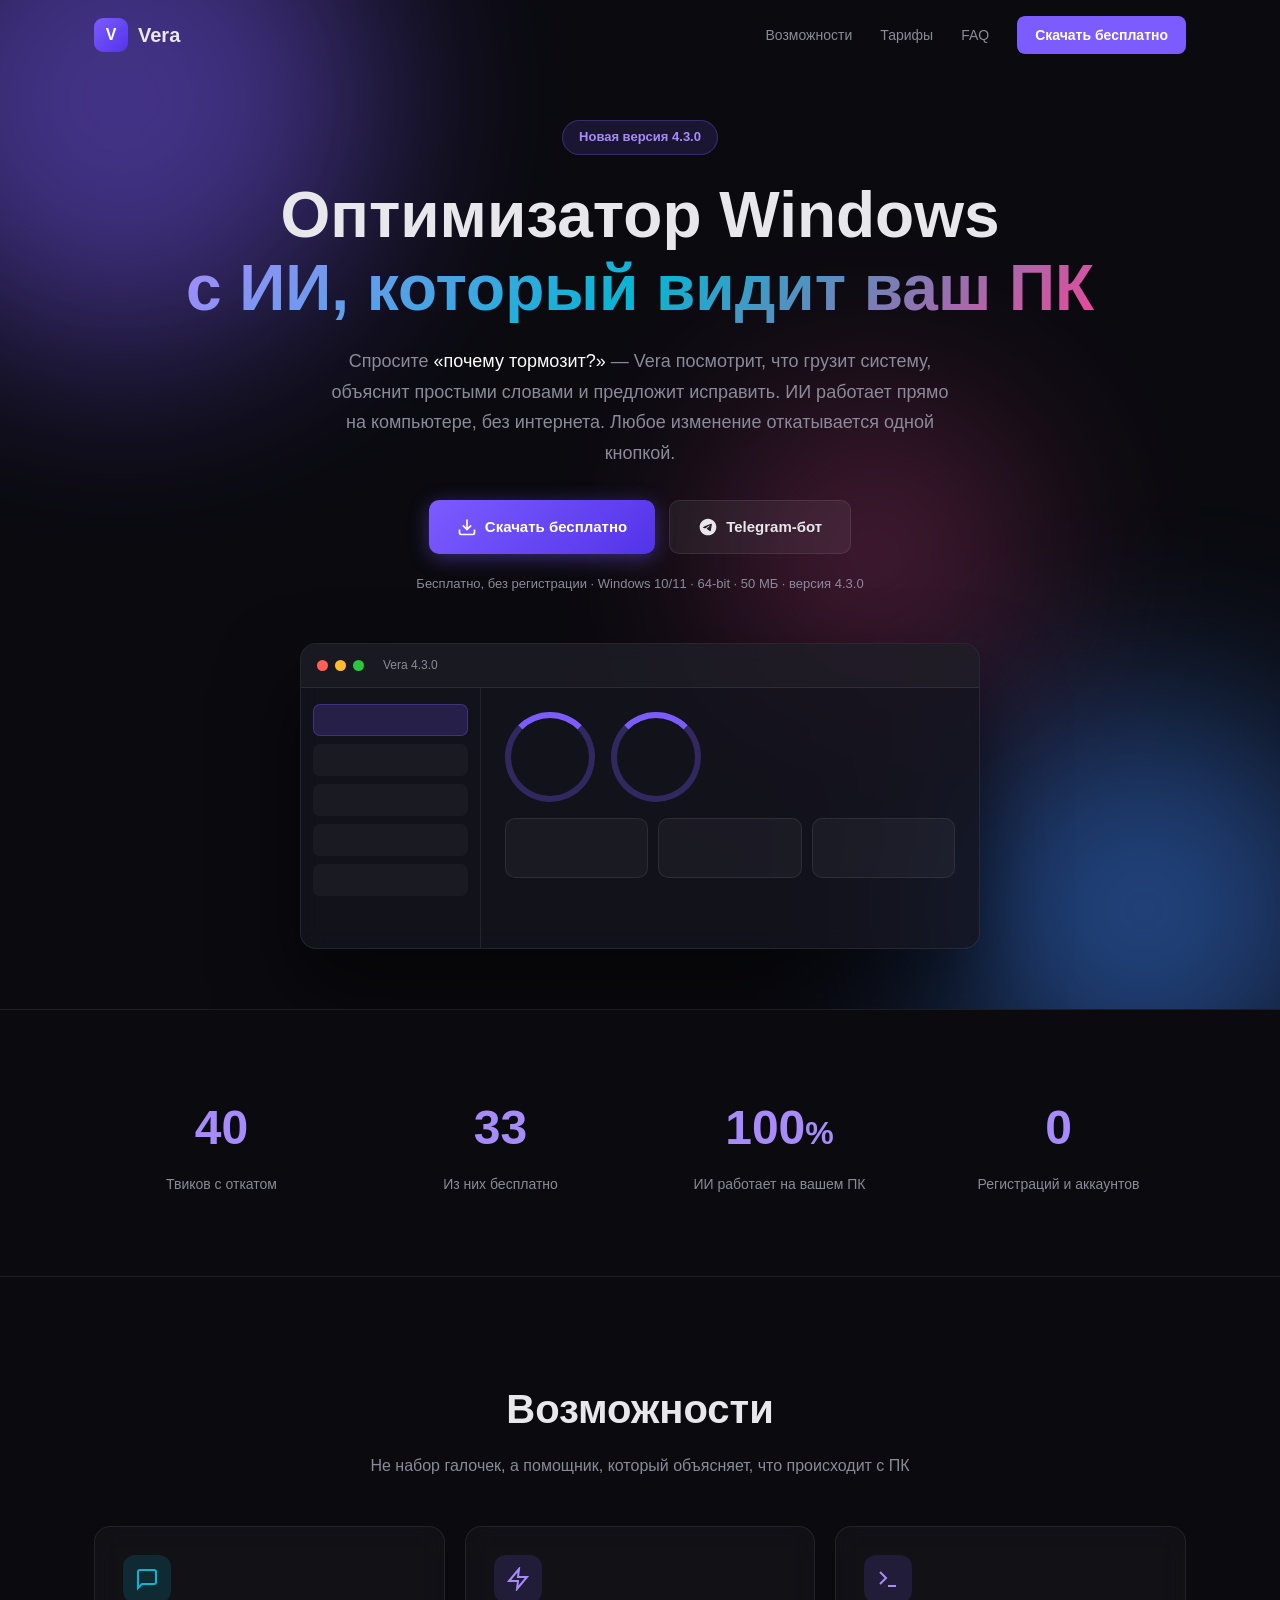
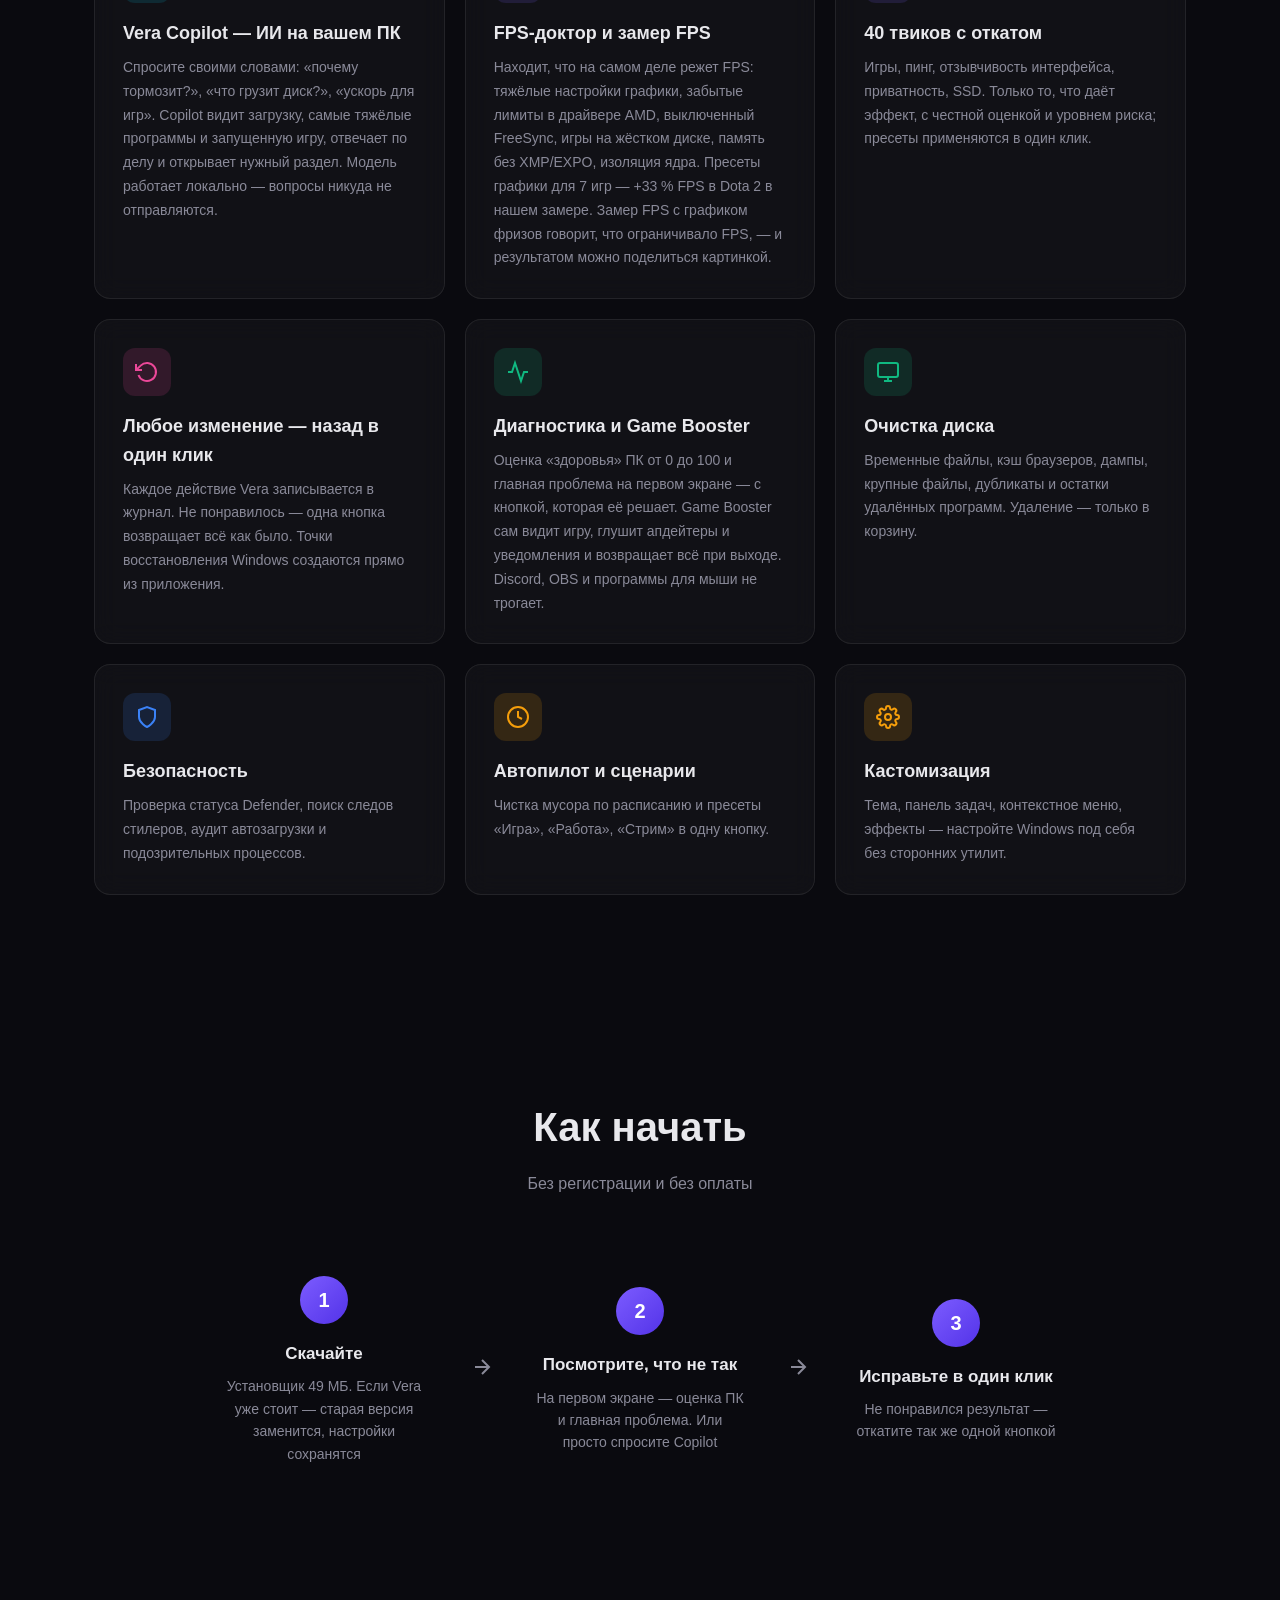
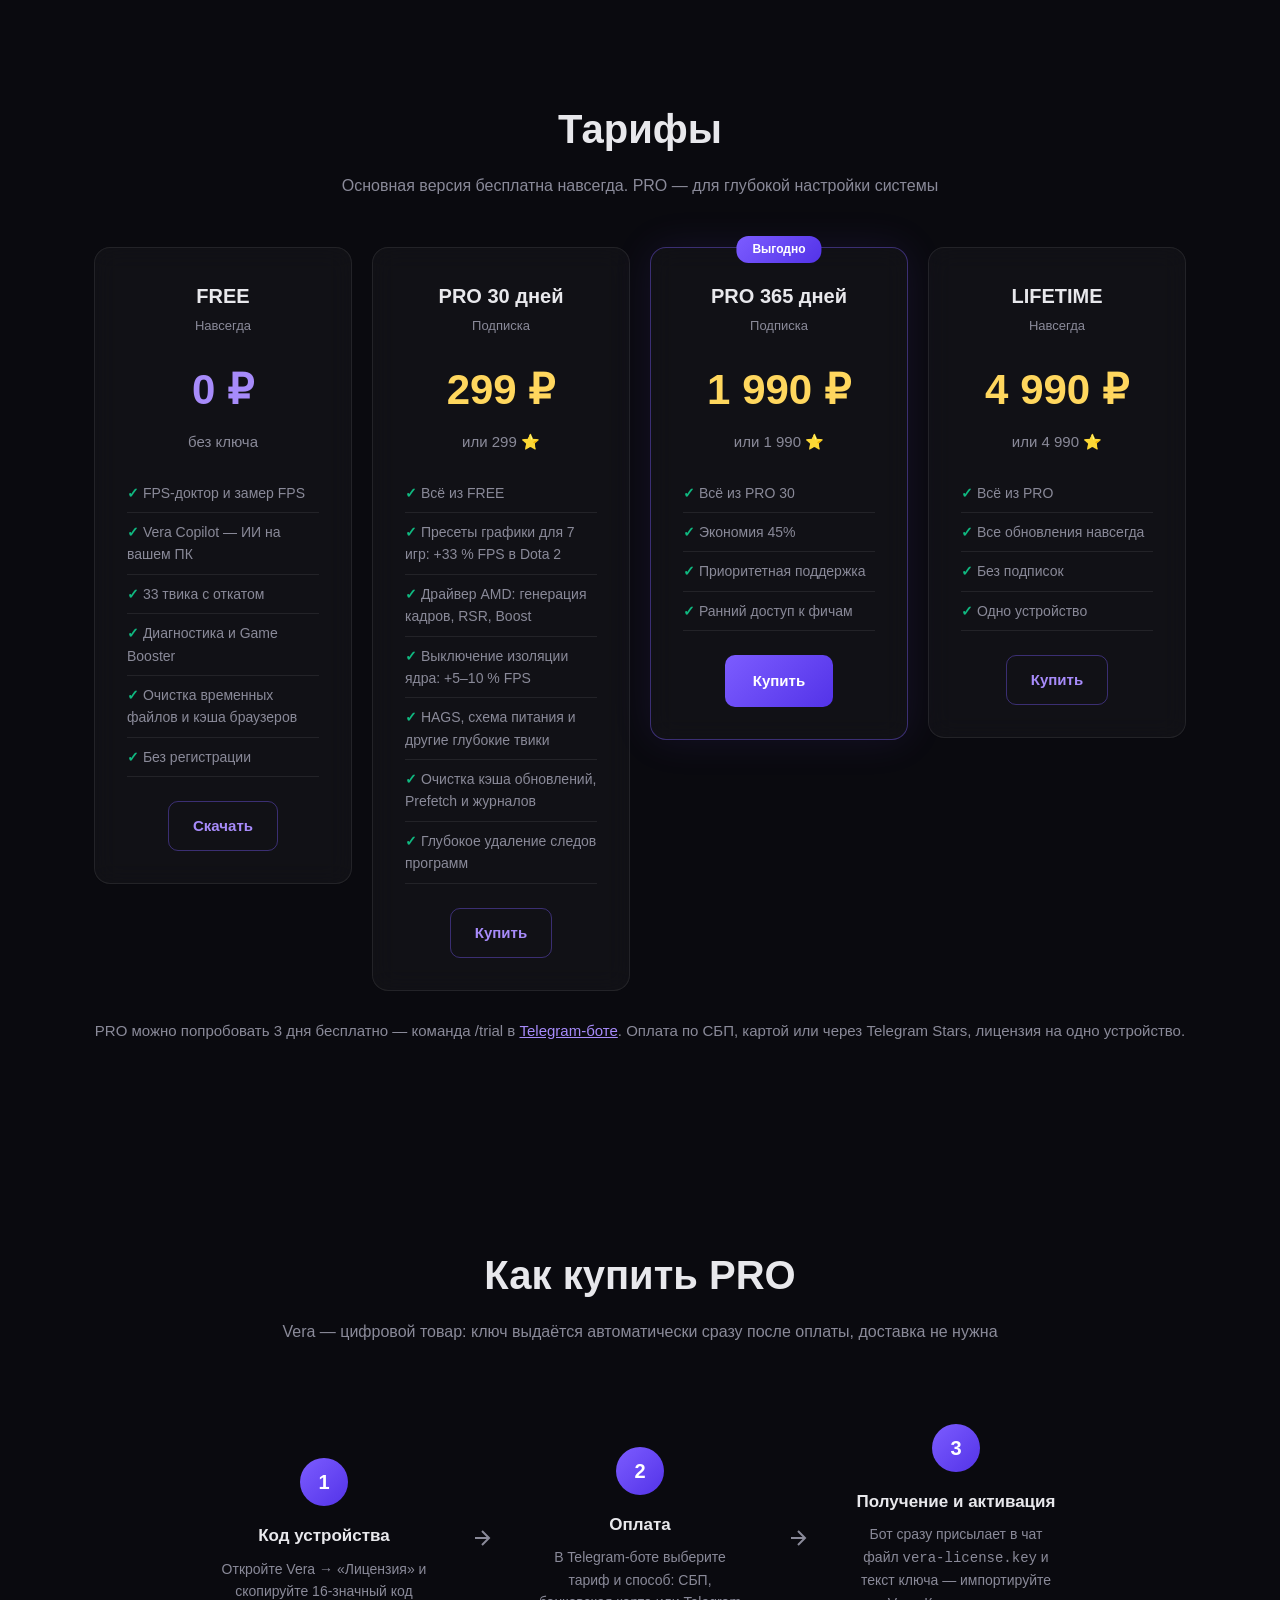
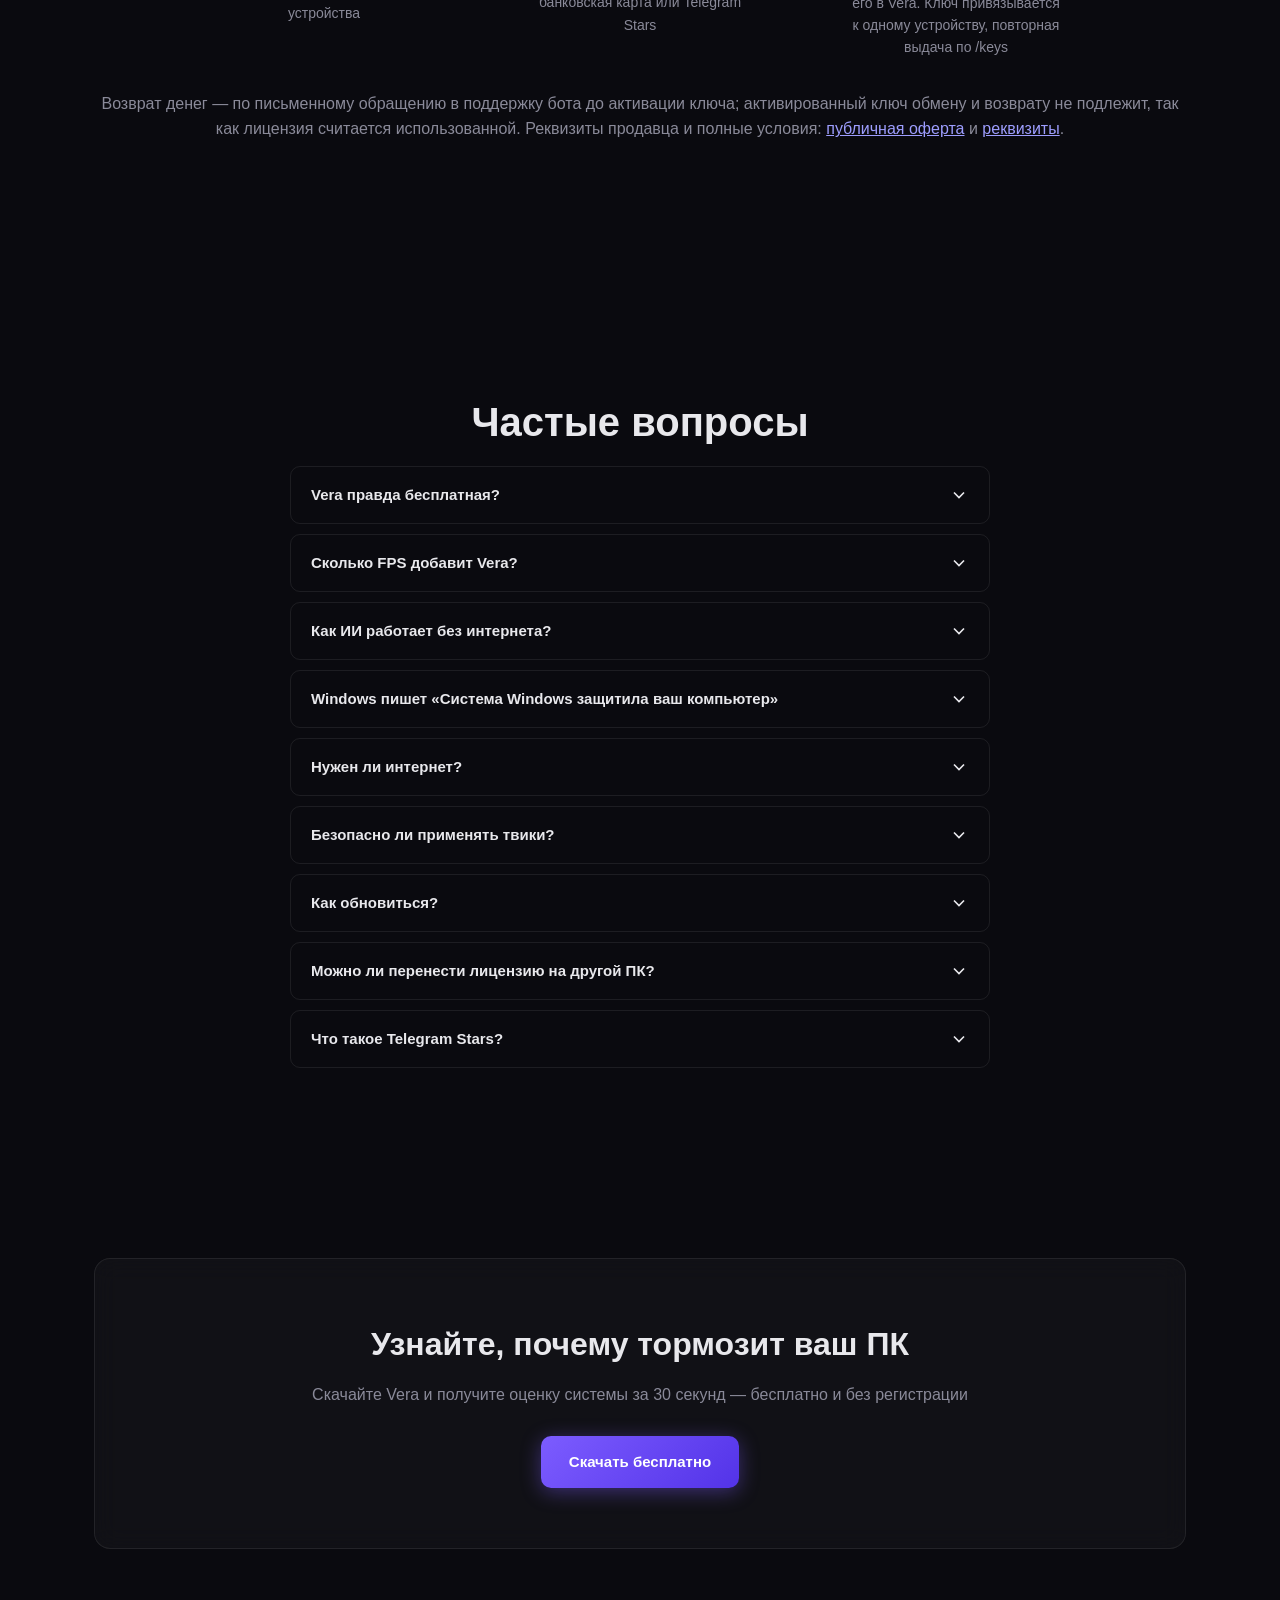
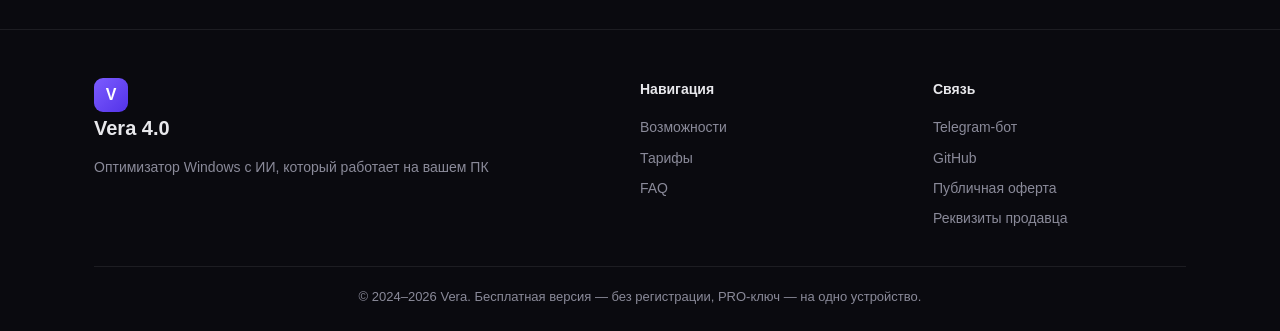
<file: index.html>
<!DOCTYPE html>
<html lang="ru">
<head>
<meta charset="UTF-8">
<meta name="viewport" content="width=device-width, initial-scale=1.0">
<title>Vera — бесплатный оптимизатор Windows с ИИ, который работает без интернета</title>
<meta name="description" content="Спросите «почему тормозит?» — Vera посмотрит, что грузит ПК, и предложит исправить. ИИ работает прямо на компьютере. FPS-доктор и замер FPS, 40 твиков с откатом, очистка, Game Booster. Бесплатно, без регистрации.">
<meta property="og:type" content="website">
<meta property="og:title" content="Vera — оптимизатор Windows с ИИ, который работает без интернета">
<meta property="og:description" content="Спросите «почему тормозит?» — Vera посмотрит, что грузит ПК, и предложит исправить. Бесплатно, без регистрации, любое изменение откатывается одной кнопкой.">
<meta property="og:image" content="https://vera-pro.duckdns.org/vera.png">
<meta property="og:url" content="https://vera-pro.duckdns.org/">
<link rel="stylesheet" href="styles.css">
<link rel="icon" href="vera.png" type="image/png">
</head>
<body>

<nav class="navbar" id="navbar">
  <div class="nav-inner">
    <a href="#" class="logo">
      <span class="logo-icon">V</span>
      <span class="logo-text">Vera</span>
    </a>
    <div class="nav-links" id="navLinks">
      <a href="#features">Возможности</a>
      <a href="#pricing">Тарифы</a>
      <a href="#faq">FAQ</a>
      <a href="#download" class="nav-cta">Скачать бесплатно</a>
    </div>
    <button class="burger" id="burger" aria-label="Меню">
      <span></span><span></span><span></span>
    </button>
  </div>
</nav>

<header class="hero" id="hero">
  <div class="hero-bg">
    <div class="orb orb-1"></div>
    <div class="orb orb-2"></div>
    <div class="orb orb-3"></div>
  </div>
  <div class="hero-content">
    <div class="hero-badge reveal">Новая версия 4.3.0</div>
    <h1 class="hero-title reveal">Оптимизатор Windows<br><span class="gradient-text">с ИИ, который видит&nbsp;ваш&nbsp;ПК</span></h1>
    <p class="hero-sub reveal">Спросите <q>почему тормозит?</q> — Vera посмотрит, что грузит систему, объяснит простыми словами и предложит исправить. ИИ работает прямо на компьютере, без интернета. Любое изменение откатывается одной кнопкой.</p>
    <div class="hero-actions reveal">
      <a class="btn btn-primary btn-glow" href="https://github.com/sdxdxdxdx/vera-site/releases/download/v4.3.0/VeraSetup-4.3.0.exe" download id="download">
        <svg width="20" height="20" viewBox="0 0 24 24" fill="none" stroke="currentColor" stroke-width="2"><path d="M21 15v4a2 2 0 0 1-2 2H5a2 2 0 0 1-2-2v-4"/><polyline points="7 10 12 15 17 10"/><line x1="12" y1="15" x2="12" y2="3"/></svg>
        Скачать бесплатно
      </a>
      <a class="btn btn-ghost" href="https://t.me/VERA2optimal_bot" target="_blank">
        <svg width="20" height="20" viewBox="0 0 24 24" fill="currentColor"><path d="M12 2C6.48 2 2 6.48 2 12s4.48 10 10 10 10-4.48 10-10S17.52 2 12 2zm4.64 6.8c-.15 1.58-.8 5.42-1.13 7.19-.14.75-.42 1-.68 1.03-.58.05-1.02-.38-1.58-.75-.88-.58-1.38-.94-2.23-1.5-.99-.65-.35-1.01.22-1.59.15-.15 2.71-2.48 2.76-2.69a.2.2 0 00-.05-.18c-.06-.05-.14-.03-.21-.02-.09.02-1.49.95-4.22 2.79-.4.27-.76.41-1.08.4-.36-.01-1.04-.2-1.55-.37-.63-.2-1.12-.31-1.08-.66.02-.18.27-.36.74-.55 2.92-1.27 4.86-2.11 5.83-2.51 2.78-1.16 3.35-1.36 3.73-1.36.08 0 .27.02.39.12.1.08.13.19.14.27-.01.06.01.24 0 .38z"/></svg>
        Telegram-бот
      </a>
    </div>
    <p class="hero-meta reveal">Бесплатно, без регистрации · Windows 10/11 · 64-bit · 50 МБ · версия 4.3.0</p>
  </div>
  <div class="hero-visual reveal">
    <div class="window-mockup">
      <div class="window-bar">
        <span class="dot red"></span>
        <span class="dot yellow"></span>
        <span class="dot green"></span>
        <span class="window-title">Vera 4.3.0</span>
      </div>
      <div class="window-body">
        <div class="mock-sidebar">
          <div class="mock-nav active"></div>
          <div class="mock-nav"></div>
          <div class="mock-nav"></div>
          <div class="mock-nav"></div>
          <div class="mock-nav"></div>
        </div>
        <div class="mock-content">
          <div class="mock-ring"></div>
          <div class="mock-ring"></div>
          <div class="mock-cards">
            <div class="mock-card"></div>
            <div class="mock-card"></div>
            <div class="mock-card"></div>
          </div>
        </div>
      </div>
    </div>
  </div>
</header>

<section class="stats" id="stats">
  <div class="container">
    <div class="stats-grid">
      <div class="stat-item reveal">
        <span class="stat-number" data-target="40">0</span>
        <span class="stat-label">Твиков с откатом</span>
      </div>
      <div class="stat-item reveal">
        <span class="stat-number" data-target="33">0</span>
        <span class="stat-label">Из них бесплатно</span>
      </div>
      <div class="stat-item reveal">
        <span class="stat-number" data-target="100">0</span><span class="stat-plus">%</span>
        <span class="stat-label">ИИ работает на вашем ПК</span>
      </div>
      <div class="stat-item reveal">
        <span class="stat-number" data-target="0">0</span>
        <span class="stat-label">Регистраций и аккаунтов</span>
      </div>
    </div>
  </div>
</section>

<main>
<section class="features" id="features">
  <div class="container">
    <h2 class="section-title reveal">Возможности</h2>
    <p class="section-sub reveal">Не набор галочек, а помощник, который объясняет, что происходит с ПК</p>
    <div class="features-grid">
      <div class="feature-card glass reveal">
        <div class="feature-icon cyan">
          <svg width="24" height="24" viewBox="0 0 24 24" fill="none" stroke="currentColor" stroke-width="2"><path d="M21 15a2 2 0 0 1-2 2H7l-4 4V5a2 2 0 0 1 2-2h14a2 2 0 0 1 2 2z"/></svg>
        </div>
        <h3>Vera Copilot — ИИ на вашем ПК</h3>
        <p>Спросите своими словами: «почему тормозит?», «что грузит диск?», «ускорь для игр». Copilot видит загрузку, самые тяжёлые программы и запущенную игру, отвечает по делу и открывает нужный раздел. Модель работает локально — вопросы никуда не отправляются.</p>
      </div>
      <div class="feature-card glass reveal">
        <div class="feature-icon purple">
          <svg width="24" height="24" viewBox="0 0 24 24" fill="none" stroke="currentColor" stroke-width="2"><polygon points="13 2 3 14 12 14 11 22 21 10 12 10 13 2"/></svg>
        </div>
        <h3>FPS-доктор и замер FPS</h3>
        <p>Находит, что на самом деле режет FPS: тяжёлые настройки графики, забытые лимиты в драйвере AMD, выключенный FreeSync, игры на жёстком диске, память без XMP/EXPO, изоляция ядра. Пресеты графики для 7 игр — +33 % FPS в Dota 2 в нашем замере. Замер FPS с графиком фризов говорит, что ограничивало FPS, — и результатом можно поделиться картинкой.</p>
      </div>
      <div class="feature-card glass reveal">
        <div class="feature-icon purple">
          <svg width="24" height="24" viewBox="0 0 24 24" fill="none" stroke="currentColor" stroke-width="2"><polyline points="4 17 10 11 4 5"/><line x1="12" y1="19" x2="20" y2="19"/></svg>
        </div>
        <h3>40 твиков с откатом</h3>
        <p>Игры, пинг, отзывчивость интерфейса, приватность, SSD. Только то, что даёт эффект, с честной оценкой и уровнем риска; пресеты применяются в один клик.</p>
      </div>
      <div class="feature-card glass reveal">
        <div class="feature-icon pink">
          <svg width="24" height="24" viewBox="0 0 24 24" fill="none" stroke="currentColor" stroke-width="2"><polyline points="1 4 1 10 7 10"/><path d="M3.51 15a9 9 0 1 0 2.13-9.36L1 10"/></svg>
        </div>
        <h3>Любое изменение — назад в один клик</h3>
        <p>Каждое действие Vera записывается в журнал. Не понравилось — одна кнопка возвращает всё как было. Точки восстановления Windows создаются прямо из приложения.</p>
      </div>
      <div class="feature-card glass reveal">
        <div class="feature-icon green">
          <svg width="24" height="24" viewBox="0 0 24 24" fill="none" stroke="currentColor" stroke-width="2"><path d="M22 12h-4l-3 9L9 3l-3 9H2"/></svg>
        </div>
        <h3>Диагностика и Game Booster</h3>
        <p>Оценка «здоровья» ПК от 0 до 100 и главная проблема на первом экране — с кнопкой, которая её решает. Game Booster сам видит игру, глушит апдейтеры и уведомления и возвращает всё при выходе. Discord, OBS и программы для мыши не трогает.</p>
      </div>
      <div class="feature-card glass reveal">
        <div class="feature-icon green">
          <svg width="24" height="24" viewBox="0 0 24 24" fill="none" stroke="currentColor" stroke-width="2"><rect x="2" y="3" width="20" height="14" rx="2"/><line x1="8" y1="21" x2="16" y2="21"/><line x1="12" y1="17" x2="12" y2="21"/></svg>
        </div>
        <h3>Очистка диска</h3>
        <p>Временные файлы, кэш браузеров, дампы, крупные файлы, дубликаты и остатки удалённых программ. Удаление — только в корзину.</p>
      </div>
      <div class="feature-card glass reveal">
        <div class="feature-icon blue">
          <svg width="24" height="24" viewBox="0 0 24 24" fill="none" stroke="currentColor" stroke-width="2"><path d="M12 22s8-4 8-10V5l-8-3-8 3v7c0 6 8 10 8 10z"/></svg>
        </div>
        <h3>Безопасность</h3>
        <p>Проверка статуса Defender, поиск следов стилеров, аудит автозагрузки и подозрительных процессов.</p>
      </div>
      <div class="feature-card glass reveal">
        <div class="feature-icon orange">
          <svg width="24" height="24" viewBox="0 0 24 24" fill="none" stroke="currentColor" stroke-width="2"><circle cx="12" cy="12" r="10"/><polyline points="12 6 12 12 16 14"/></svg>
        </div>
        <h3>Автопилот и сценарии</h3>
        <p>Чистка мусора по расписанию и пресеты «Игра», «Работа», «Стрим» в одну кнопку.</p>
      </div>
      <div class="feature-card glass reveal">
        <div class="feature-icon orange">
          <svg width="24" height="24" viewBox="0 0 24 24" fill="none" stroke="currentColor" stroke-width="2"><circle cx="12" cy="12" r="3"/><path d="M19.4 15a1.65 1.65 0 0 0 .33 1.82l.06.06a2 2 0 0 1-2.83 2.83l-.06-.06a1.65 1.65 0 0 0-1.82-.33 1.65 1.65 0 0 0-1 1.51V21a2 2 0 0 1-4 0v-.09A1.65 1.65 0 0 0 9 19.4a1.65 1.65 0 0 0-1.82.33l-.06.06a2 2 0 0 1-2.83-2.83l.06-.06A1.65 1.65 0 0 0 4.68 15a1.65 1.65 0 0 0-1.51-1H3a2 2 0 0 1 0-4h.09A1.65 1.65 0 0 0 4.6 9a1.65 1.65 0 0 0-.33-1.82l-.06-.06a2 2 0 0 1 2.83-2.83l.06.06A1.65 1.65 0 0 0 9 4.68a1.65 1.65 0 0 0 1-1.51V3a2 2 0 0 1 4 0v.09a1.65 1.65 0 0 0 1 1.51 1.65 1.65 0 0 0 1.82-.33l.06-.06a2 2 0 0 1 2.83 2.83l-.06.06A1.65 1.65 0 0 0 19.4 9a1.65 1.65 0 0 0 1.51 1H21a2 2 0 0 1 0 4h-.09a1.65 1.65 0 0 0-1.51 1z"/></svg>
        </div>
        <h3>Кастомизация</h3>
        <p>Тема, панель задач, контекстное меню, эффекты — настройте Windows под себя без сторонних утилит.</p>
      </div>
    </div>
  </div>
</section>

<section class="how-it-works" id="how">
  <div class="container">
    <h2 class="section-title reveal">Как начать</h2>
    <p class="section-sub reveal">Без регистрации и без оплаты</p>
    <div class="steps-grid">
      <div class="step-card reveal">
        <div class="step-num">1</div>
        <h3>Скачайте</h3>
        <p>Установщик 49 МБ. Если Vera уже стоит — старая версия заменится, настройки сохранятся</p>
      </div>
      <div class="step-arrow reveal">
        <svg width="24" height="24" viewBox="0 0 24 24" fill="none" stroke="currentColor" stroke-width="2"><line x1="5" y1="12" x2="19" y2="12"/><polyline points="12 5 19 12 12 19"/></svg>
      </div>
      <div class="step-card reveal">
        <div class="step-num">2</div>
        <h3>Посмотрите, что не так</h3>
        <p>На первом экране — оценка ПК и главная проблема. Или просто спросите Copilot</p>
      </div>
      <div class="step-arrow reveal">
        <svg width="24" height="24" viewBox="0 0 24 24" fill="none" stroke="currentColor" stroke-width="2"><line x1="5" y1="12" x2="19" y2="12"/><polyline points="12 5 19 12 12 19"/></svg>
      </div>
      <div class="step-card reveal">
        <div class="step-num">3</div>
        <h3>Исправьте в один клик</h3>
        <p>Не понравился результат — откатите так же одной кнопкой</p>
      </div>
    </div>
  </div>
</section>

<section class="pricing" id="pricing">
  <div class="container">
    <h2 class="section-title reveal">Тарифы</h2>
    <p class="section-sub reveal">Основная версия бесплатна навсегда. PRO&nbsp;— для глубокой настройки системы</p>
    <div class="pricing-grid">
      <div class="price-card glass free reveal">
        <div class="price-header">
          <h3>FREE</h3>
          <p class="price-period">Навсегда</p>
        </div>
        <div class="price-value">0 ₽ <span class="price-alt">без ключа</span></div>
        <ul class="price-features">
          <li>FPS-доктор и замер FPS</li>
          <li>Vera Copilot — ИИ на вашем ПК</li>
          <li>33 твика с откатом</li>
          <li>Диагностика и Game Booster</li>
          <li>Очистка временных файлов и кэша браузеров</li>
          <li>Без регистрации</li>
        </ul>
        <a class="btn btn-outline" href="https://github.com/sdxdxdxdx/vera-site/releases/download/v4.3.0/VeraSetup-4.3.0.exe" download>Скачать</a>
      </div>
      <div class="price-card glass reveal">
        <div class="price-header">
          <h3>PRO 30 дней</h3>
          <p class="price-period">Подписка</p>
        </div>
        <div class="price-value">299 ₽ <span class="price-alt">или 299 ⭐</span></div>
        <ul class="price-features">
          <li>Всё из FREE</li>
          <li>Пресеты графики для 7 игр: +33 % FPS в Dota 2</li>
          <li>Драйвер AMD: генерация кадров, RSR, Boost</li>
          <li>Выключение изоляции ядра: +5–10 % FPS</li>
          <li>HAGS, схема питания и другие глубокие твики</li>
          <li>Очистка кэша обновлений, Prefetch и журналов</li>
          <li>Глубокое удаление следов программ</li>
        </ul>
        <a class="btn btn-outline" href="https://t.me/VERA2optimal_bot" target="_blank">Купить</a>
      </div>
      <div class="price-card glass popular reveal">
        <div class="popular-badge">Выгодно</div>
        <div class="price-header">
          <h3>PRO 365 дней</h3>
          <p class="price-period">Подписка</p>
        </div>
        <div class="price-value">1 990 ₽ <span class="price-alt">или 1 990 ⭐</span></div>
        <ul class="price-features">
          <li>Всё из PRO 30</li>
          <li>Экономия 45%</li>
          <li>Приоритетная поддержка</li>
          <li>Ранний доступ к фичам</li>
        </ul>
        <a class="btn btn-primary" href="https://t.me/VERA2optimal_bot" target="_blank">Купить</a>
      </div>
      <div class="price-card glass reveal">
        <div class="price-header">
          <h3>LIFETIME</h3>
          <p class="price-period">Навсегда</p>
        </div>
        <div class="price-value">4 990 ₽ <span class="price-alt">или 4 990 ⭐</span></div>
        <ul class="price-features">
          <li>Всё из PRO</li>
          <li>Все обновления навсегда</li>
          <li>Без подписок</li>
          <li>Одно устройство</li>
        </ul>
        <a class="btn btn-outline" href="https://t.me/VERA2optimal_bot" target="_blank">Купить</a>
      </div>
    </div>
    <p class="price-note reveal">PRO можно попробовать 3 дня бесплатно — команда /trial в <a href="https://t.me/VERA2optimal_bot" target="_blank">Telegram-боте</a>. Оплата по СБП, картой или через Telegram Stars, лицензия на одно устройство.</p>
  </div>
</section>

<section class="how-it-works" id="purchase">
  <div class="container">
    <h2 class="section-title reveal">Как купить PRO</h2>
    <p class="section-sub reveal">Vera — цифровой товар: ключ выдаётся автоматически сразу после оплаты, доставка не нужна</p>
    <div class="steps-grid">
      <div class="step-card reveal">
        <div class="step-num">1</div>
        <h3>Код устройства</h3>
        <p>Откройте Vera → «Лицензия» и скопируйте 16-значный код устройства</p>
      </div>
      <div class="step-arrow reveal">
        <svg width="24" height="24" viewBox="0 0 24 24" fill="none" stroke="currentColor" stroke-width="2"><line x1="5" y1="12" x2="19" y2="12"/><polyline points="12 5 19 12 12 19"/></svg>
      </div>
      <div class="step-card reveal">
        <div class="step-num">2</div>
        <h3>Оплата</h3>
        <p>В Telegram-боте выберите тариф и способ: СБП, банковская карта или Telegram Stars</p>
      </div>
      <div class="step-arrow reveal">
        <svg width="24" height="24" viewBox="0 0 24 24" fill="none" stroke="currentColor" stroke-width="2"><line x1="5" y1="12" x2="19" y2="12"/><polyline points="12 5 19 12 12 19"/></svg>
      </div>
      <div class="step-card reveal">
        <div class="step-num">3</div>
        <h3>Получение и активация</h3>
        <p>Бот сразу присылает в чат файл <code>vera-license.key</code> и текст ключа — импортируйте его в Vera. Ключ привязывается к одному устройству, повторная выдача по /keys</p>
      </div>
    </div>
    <p class="section-sub reveal">Возврат денег — по письменному обращению в поддержку бота до активации ключа; активированный ключ обмену и возврату не подлежит, так как лицензия считается использованной. Реквизиты продавца и полные условия: <a href="offer.html">публичная оферта</a> и <a href="requisites.html">реквизиты</a>.</p>
  </div>
</section>

<section class="faq" id="faq">
  <div class="container">
    <h2 class="section-title reveal">Частые вопросы</h2>
    <div class="faq-list">
      <div class="faq-item reveal">
        <button class="faq-question">
          <span>Vera правда бесплатная?</span>
          <svg class="faq-chevron" width="20" height="20" viewBox="0 0 24 24" fill="none" stroke="currentColor" stroke-width="2"><polyline points="6 9 12 15 18 9"/></svg>
        </button>
        <div class="faq-answer">
          <p>Да. FPS-доктор, замер FPS, Copilot, Game Booster, откат изменений, 33 из 40 твиков и основная очистка работают без ключа и без регистрации, без ограничения по времени. PRO добавляет выключение изоляции ядра, HAGS и другие глубокие настройки, очистку системных кэшей и глубокое удаление программ — его можно попробовать 3 дня бесплатно.</p>
        </div>
      </div>
      <div class="faq-item reveal">
        <button class="faq-question">
          <span>Сколько FPS добавит Vera?</span>
          <svg class="faq-chevron" width="20" height="20" viewBox="0 0 24 24" fill="none" stroke="currentColor" stroke-width="2"><polyline points="6 9 12 15 18 9"/></svg>
        </button>
        <div class="faq-answer">
          <p>Честно: твики Windows на исправном ПК дают 0–3 % — это касается любого оптимизатора. Реальный прирост дают настройки игр и самого ПК, которые находит FPS-доктор: пресет графики в Dota 2 дал +33 % в нашем замере (RX 5700 XT, 3440×1440), включённый XMP/EXPO — 5–15 %, выключенная изоляция ядра — 5–10 %, вторая планка памяти — 10–30 %, игра на мощной видеокарте ноутбука — в 2–3 раза. Замер FPS в Vera покажет, сколько получили именно вы.</p>
        </div>
      </div>
      <div class="faq-item reveal">
        <button class="faq-question">
          <span>Как ИИ работает без интернета?</span>
          <svg class="faq-chevron" width="20" height="20" viewBox="0 0 24 24" fill="none" stroke="currentColor" stroke-width="2"><polyline points="6 9 12 15 18 9"/></svg>
        </button>
        <div class="faq-answer">
          <p>Copilot — языковая модель Qwen3-4B, которая работает прямо на процессоре вашего ПК. При первом открытии она один раз скачивается (около 2,5 ГБ), дальше вопросы и ответы никуда не отправляются. Нужно около 4,5 ГБ свободной оперативной памяти — на ПК с 16 ГБ этого хватает. Ответ появляется по мере написания, на современном 6-ядерном процессоре целиком — примерно за 20 секунд.</p>
        </div>
      </div>
      <div class="faq-item reveal">
        <button class="faq-question">
          <span>Windows пишет «Система Windows защитила ваш компьютер»</span>
          <svg class="faq-chevron" width="20" height="20" viewBox="0 0 24 24" fill="none" stroke="currentColor" stroke-width="2"><polyline points="6 9 12 15 18 9"/></svg>
        </button>
        <div class="faq-answer">
          <p>Так SmartScreen встречает любые новые программы без платной цифровой подписи. Нажмите «Подробнее» → «Выполнить в любом случае». Скачивайте установщик только с этой страницы или из Telegram-бота: обновления Vera перед установкой сверяет по контрольной сумме.</p>
        </div>
      </div>
      <div class="faq-item reveal">
        <button class="faq-question">
          <span>Нужен ли интернет?</span>
          <svg class="faq-chevron" width="20" height="20" viewBox="0 0 24 24" fill="none" stroke="currentColor" stroke-width="2"><polyline points="6 9 12 15 18 9"/></svg>
        </button>
        <div class="faq-answer">
          <p>Для бесплатной версии — только чтобы один раз скачать модель для Copilot и узнавать о новых версиях, всё остальное работает офлайн. PRO-ключ при активации сверяется с сервером, после этого Vera до 7 дней работает без сети.</p>
        </div>
      </div>
      <div class="faq-item reveal">
        <button class="faq-question">
          <span>Безопасно ли применять твики?</span>
          <svg class="faq-chevron" width="20" height="20" viewBox="0 0 24 24" fill="none" stroke="currentColor" stroke-width="2"><polyline points="6 9 12 15 18 9"/></svg>
        </button>
        <div class="faq-answer">
          <p>Да. Каждое изменение записывается в журнал и может быть откачено в один клик. Твики помечены уровнем риска (низкий/средний/высокий), чтобы вы понимали последствия.</p>
        </div>
      </div>
      <div class="faq-item reveal">
        <button class="faq-question">
          <span>Как обновиться?</span>
          <svg class="faq-chevron" width="20" height="20" viewBox="0 0 24 24" fill="none" stroke="currentColor" stroke-width="2"><polyline points="6 9 12 15 18 9"/></svg>
        </button>
        <div class="faq-answer">
          <p>Vera сама сообщает о новой версии и показывает, что в ней изменилось, — обновление ставится в один клик. Можно и вручную: скачайте установщик с этой страницы, старая версия заменится. Если PRO-ключ не подхватился, возьмите его в боте (/keys) и вставьте в разделе «Лицензия».</p>
        </div>
      </div>
      <div class="faq-item reveal">
        <button class="faq-question">
          <span>Можно ли перенести лицензию на другой ПК?</span>
          <svg class="faq-chevron" width="20" height="20" viewBox="0 0 24 24" fill="none" stroke="currentColor" stroke-width="2"><polyline points="6 9 12 15 18 9"/></svg>
        </button>
        <div class="faq-answer">
          <p>Лицензия привязана к коду одного устройства. Для переноса обратитесь к администратору бота — он отзовёт старый ключ и выдаст новый для другого ПК.</p>
        </div>
      </div>
      <div class="faq-item reveal">
        <button class="faq-question">
          <span>Что такое Telegram Stars?</span>
          <svg class="faq-chevron" width="20" height="20" viewBox="0 0 24 24" fill="none" stroke="currentColor" stroke-width="2"><polyline points="6 9 12 15 18 9"/></svg>
        </button>
        <div class="faq-answer">
          <p>Это внутренняя валюта Telegram для цифровых товаров. Пополняется через магазин приложений (iOS/Android) или через бота @Stars. Оплата происходит прямо в диалоге с ботом Vera.</p>
        </div>
      </div>
    </div>
  </div>
</section>

<section class="cta-section">
  <div class="container">
    <div class="cta-card glass reveal">
      <h2>Узнайте, почему тормозит ваш ПК</h2>
      <p>Скачайте Vera и получите оценку системы за 30 секунд — бесплатно и без регистрации</p>
      <a class="btn btn-primary btn-glow" href="https://github.com/sdxdxdxdx/vera-site/releases/download/v4.3.0/VeraSetup-4.3.0.exe" download>
        Скачать бесплатно
      </a>
    </div>
  </div>
</section>
</main>

<footer class="footer">
  <div class="container">
    <div class="footer-grid">
      <div class="footer-brand">
        <span class="logo-icon">V</span>
        <span class="logo-text">Vera 4.0</span>
        <p>Оптимизатор Windows с ИИ, который работает на вашем ПК</p>
      </div>
      <div class="footer-links">
        <h4>Навигация</h4>
        <a href="#features">Возможности</a>
        <a href="#pricing">Тарифы</a>
        <a href="#faq">FAQ</a>
      </div>
      <div class="footer-links">
        <h4>Связь</h4>
        <a href="https://t.me/VERA2optimal_bot" target="_blank">Telegram-бот</a>
        <a href="https://github.com/sdxdxdxdx/vera-site" target="_blank">GitHub</a>
        <a href="offer.html">Публичная оферта</a>
        <a href="requisites.html">Реквизиты продавца</a>
      </div>
    </div>
    <div class="footer-bottom">
      <p>© 2024–2026 Vera. Бесплатная версия — без регистрации, PRO-ключ — на одно устройство.</p>
    </div>
  </div>
</footer>

<script src="script.js"></script>
</body>
</html>
</file>
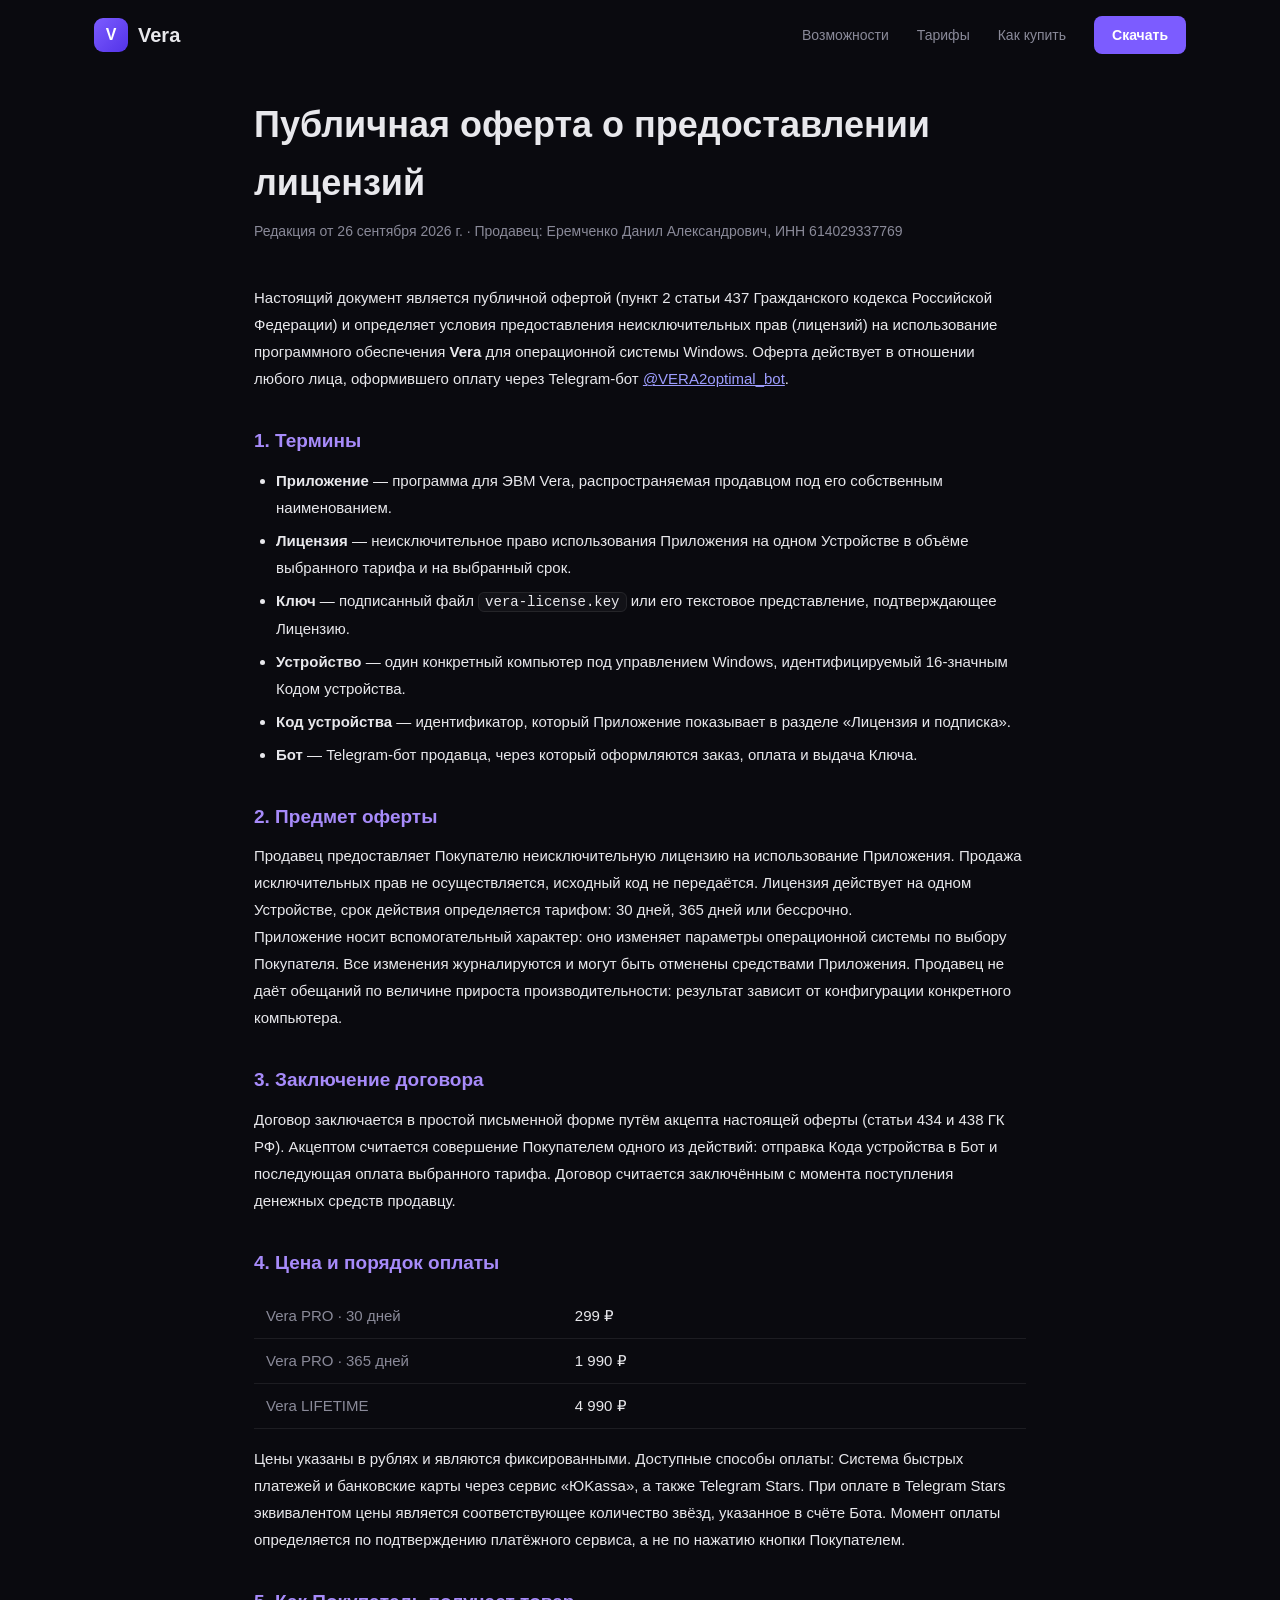
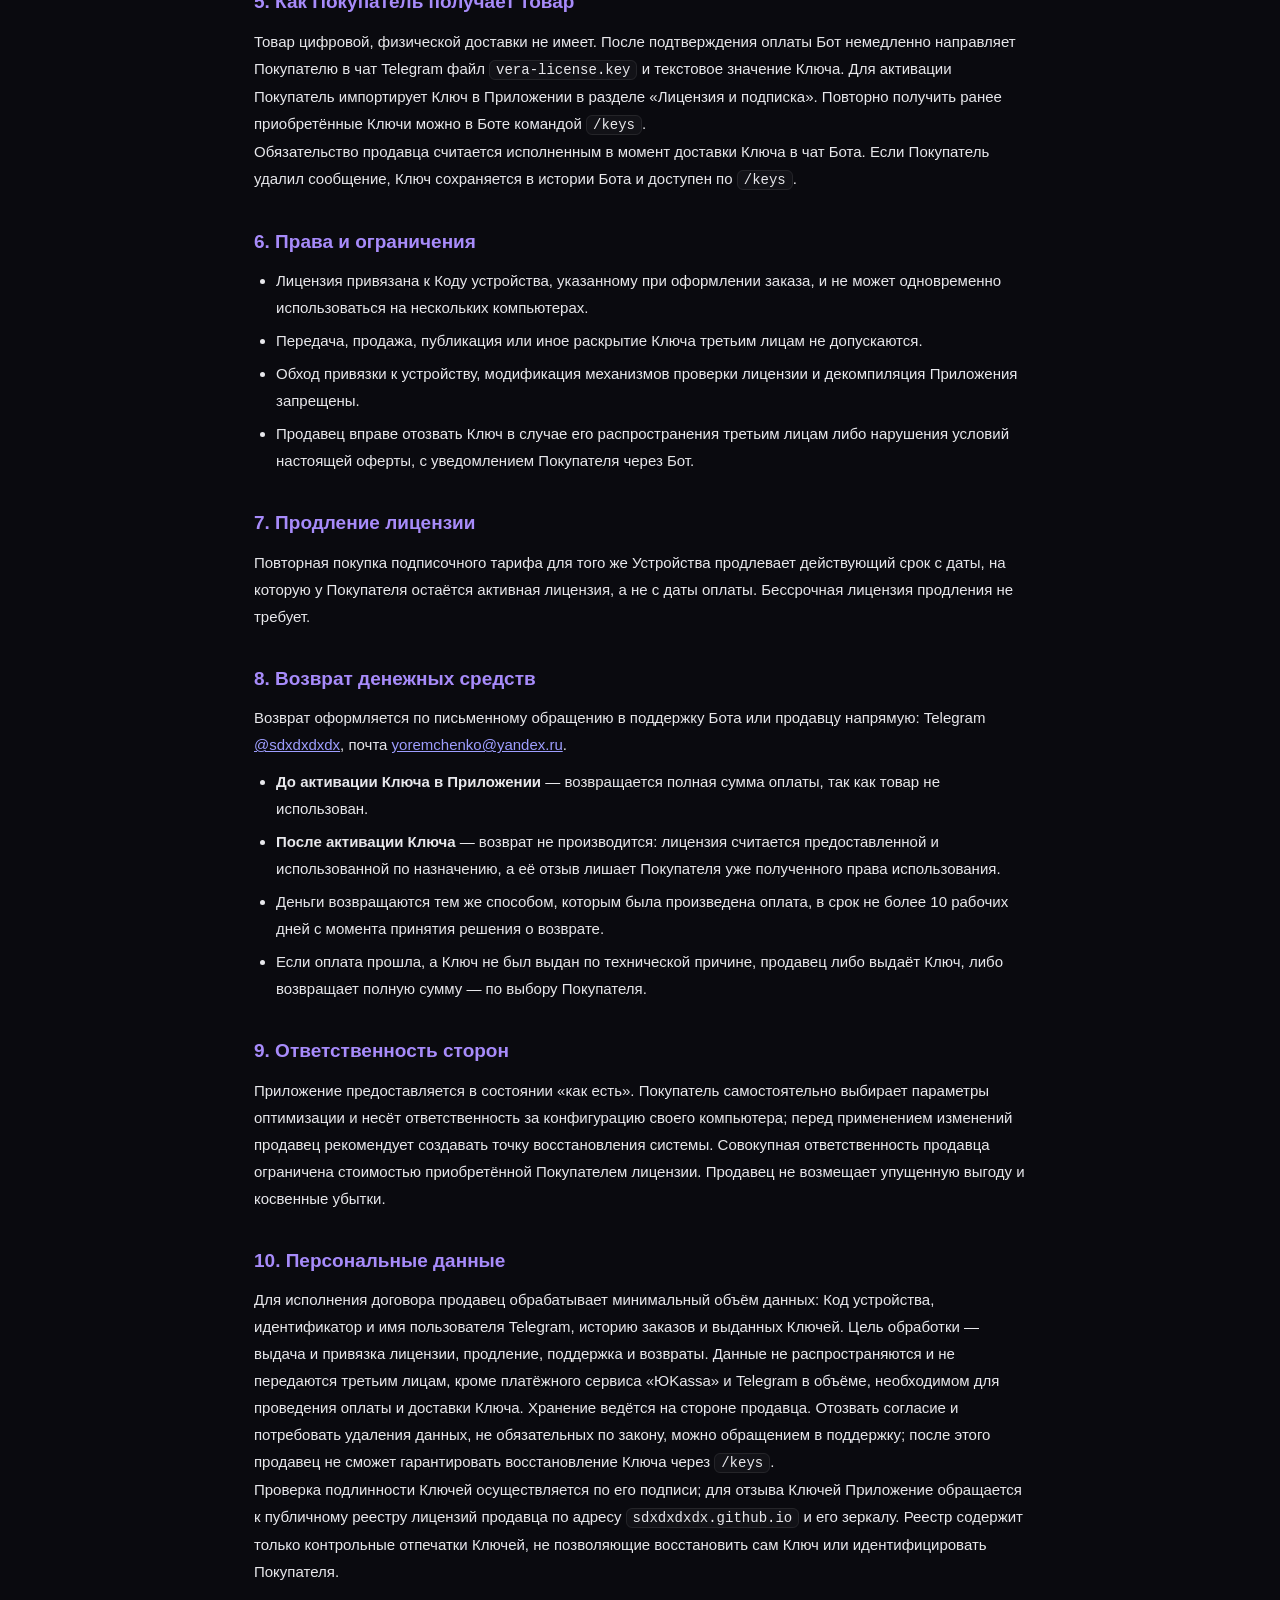
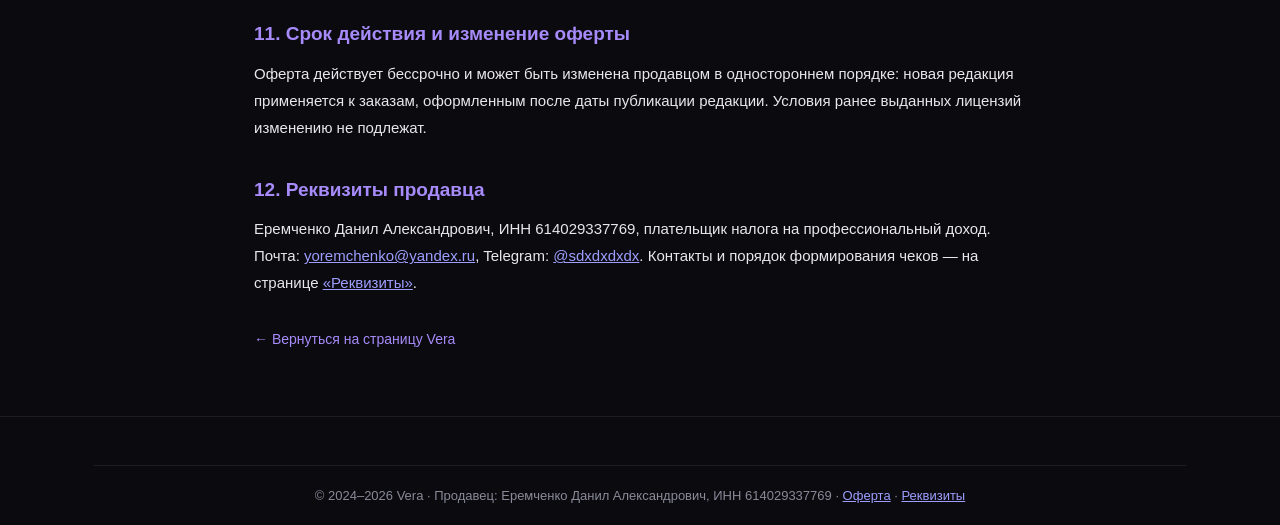
<file: offer.html>
<!DOCTYPE html>
<html lang="ru">
<head>
<meta charset="UTF-8">
<meta name="viewport" content="width=device-width, initial-scale=1.0">
<title>Публичная оферта — Vera</title>
<meta name="description" content="Публичная оферта на предоставление неисключительных лицензий (ключей активации) приложения Vera для Windows: порядок оплаты, получения ключа, возврата и ответственности сторон.">
<link rel="stylesheet" href="styles.css">
<link rel="icon" href="../assets/vera_icon/vera.ico" type="image/x-icon">
</head>
<body>

<nav class="navbar" id="navbar">
  <div class="nav-inner">
    <a href="index.html" class="logo">
      <span class="logo-icon">V</span>
      <span class="logo-text">Vera</span>
    </a>
    <div class="nav-links" id="navLinks">
      <a href="index.html#features">Возможности</a>
      <a href="index.html#pricing">Тарифы</a>
      <a href="index.html#purchase">Как купить</a>
      <a href="index.html#download" class="nav-cta">Скачать</a>
    </div>
    <button class="burger" id="burger" aria-label="Меню">
      <span></span><span></span><span></span>
    </button>
  </div>
</nav>

<main class="legal">
  <h1>Публичная оферта о предоставлении лицензий</h1>
  <p class="updated">Редакция от 26 сентября 2026 г. · Продавец: Еремченко Данил Александрович, ИНН 614029337769</p>

  <p>Настоящий документ является публичной офертой (пункт 2 статьи 437 Гражданского кодекса Российской Федерации) и определяет условия предоставления неисключительных прав (лицензий) на использование программного обеспечения <strong>Vera</strong> для операционной системы Windows. Оферта действует в отношении любого лица, оформившего оплату через Telegram-бот <a href="https://t.me/VERA2optimal_bot" target="_blank">@VERA2optimal_bot</a>.</p>

  <h2>1. Термины</h2>
  <ul>
    <li><strong>Приложение</strong> — программа для ЭВМ Vera, распространяемая продавцом под его собственным наименованием.</li>
    <li><strong>Лицензия</strong> — неисключительное право использования Приложения на одном Устройстве в объёме выбранного тарифа и на выбранный срок.</li>
    <li><strong>Ключ</strong> — подписанный файл <code>vera-license.key</code> или его текстовое представление, подтверждающее Лицензию.</li>
    <li><strong>Устройство</strong> — один конкретный компьютер под управлением Windows, идентифицируемый 16-значным Кодом устройства.</li>
    <li><strong>Код устройства</strong> — идентификатор, который Приложение показывает в разделе «Лицензия и подписка».</li>
    <li><strong>Бот</strong> — Telegram-бот продавца, через который оформляются заказ, оплата и выдача Ключа.</li>
  </ul>

  <h2>2. Предмет оферты</h2>
  <p>Продавец предоставляет Покупателю неисключительную лицензию на использование Приложения. Продажа исключительных прав не осуществляется, исходный код не передаётся. Лицензия действует на одном Устройстве, срок действия определяется тарифом: 30 дней, 365 дней или бессрочно.</p>
  <p>Приложение носит вспомогательный характер: оно изменяет параметры операционной системы по выбору Покупателя. Все изменения журналируются и могут быть отменены средствами Приложения. Продавец не даёт обещаний по величине прироста производительности: результат зависит от конфигурации конкретного компьютера.</p>

  <h2>3. Заключение договора</h2>
  <p>Договор заключается в простой письменной форме путём акцепта настоящей оферты (статьи 434 и 438 ГК РФ). Акцептом считается совершение Покупателем одного из действий: отправка Кода устройства в Бот и последующая оплата выбранного тарифа. Договор считается заключённым с момента поступления денежных средств продавцу.</p>

  <h2>4. Цена и порядок оплаты</h2>
  <table class="requisites-table">
    <tr><th>Vera PRO · 30 дней</th><td>299 ₽</td></tr>
    <tr><th>Vera PRO · 365 дней</th><td>1 990 ₽</td></tr>
    <tr><th>Vera LIFETIME</th><td>4 990 ₽</td></tr>
  </table>
  <p>Цены указаны в рублях и являются фиксированными. Доступные способы оплаты: Система быстрых платежей и банковские карты через сервис «ЮKassa», а также Telegram Stars. При оплате в Telegram Stars эквивалентом цены является соответствующее количество звёзд, указанное в счёте Бота. Момент оплаты определяется по подтверждению платёжного сервиса, а не по нажатию кнопки Покупателем.</p>

  <h2>5. Как Покупатель получает товар</h2>
  <p>Товар цифровой, физической доставки не имеет. После подтверждения оплаты Бот немедленно направляет Покупателю в чат Telegram файл <code>vera-license.key</code> и текстовое значение Ключа. Для активации Покупатель импортирует Ключ в Приложении в разделе «Лицензия и подписка». Повторно получить ранее приобретённые Ключи можно в Боте командой <code>/keys</code>.</p>
  <p>Обязательство продавца считается исполненным в момент доставки Ключа в чат Бота. Если Покупатель удалил сообщение, Ключ сохраняется в истории Бота и доступен по <code>/keys</code>.</p>

  <h2>6. Права и ограничения</h2>
  <ul>
    <li>Лицензия привязана к Коду устройства, указанному при оформлении заказа, и не может одновременно использоваться на нескольких компьютерах.</li>
    <li>Передача, продажа, публикация или иное раскрытие Ключа третьим лицам не допускаются.</li>
    <li>Обход привязки к устройству, модификация механизмов проверки лицензии и декомпиляция Приложения запрещены.</li>
    <li>Продавец вправе отозвать Ключ в случае его распространения третьим лицам либо нарушения условий настоящей оферты, с уведомлением Покупателя через Бот.</li>
  </ul>

  <h2>7. Продление лицензии</h2>
  <p>Повторная покупка подписочного тарифа для того же Устройства продлевает действующий срок с даты, на которую у Покупателя остаётся активная лицензия, а не с даты оплаты. Бессрочная лицензия продления не требует.</p>

  <h2>8. Возврат денежных средств</h2>
  <p>Возврат оформляется по письменному обращению в поддержку Бота или продавцу напрямую: Telegram <a href="https://t.me/sdxdxdxdx" target="_blank">@sdxdxdxdx</a>, почта <a href="mailto:yoremchenko@yandex.ru">yoremchenko@yandex.ru</a>.</p>
  <ul>
    <li><strong>До активации Ключа в Приложении</strong> — возвращается полная сумма оплаты, так как товар не использован.</li>
    <li><strong>После активации Ключа</strong> — возврат не производится: лицензия считается предоставленной и использованной по назначению, а её отзыв лишает Покупателя уже полученного права использования.</li>
    <li>Деньги возвращаются тем же способом, которым была произведена оплата, в срок не более 10 рабочих дней с момента принятия решения о возврате.</li>
    <li>Если оплата прошла, а Ключ не был выдан по технической причине, продавец либо выдаёт Ключ, либо возвращает полную сумму — по выбору Покупателя.</li>
  </ul>

  <h2>9. Ответственность сторон</h2>
  <p>Приложение предоставляется в состоянии «как есть». Покупатель самостоятельно выбирает параметры оптимизации и несёт ответственность за конфигурацию своего компьютера; перед применением изменений продавец рекомендует создавать точку восстановления системы. Совокупная ответственность продавца ограничена стоимостью приобретённой Покупателем лицензии. Продавец не возмещает упущенную выгоду и косвенные убытки.</p>

  <h2>10. Персональные данные</h2>
  <p>Для исполнения договора продавец обрабатывает минимальный объём данных: Код устройства, идентификатор и имя пользователя Telegram, историю заказов и выданных Ключей. Цель обработки — выдача и привязка лицензии, продление, поддержка и возвраты. Данные не распространяются и не передаются третьим лицам, кроме платёжного сервиса «ЮKassa» и Telegram в объёме, необходимом для проведения оплаты и доставки Ключа. Хранение ведётся на стороне продавца. Отозвать согласие и потребовать удаления данных, не обязательных по закону, можно обращением в поддержку; после этого продавец не сможет гарантировать восстановление Ключа через <code>/keys</code>.</p>
  <p>Проверка подлинности Ключей осуществляется по его подписи; для отзыва Ключей Приложение обращается к публичному реестру лицензий продавца по адресу <code>sdxdxdxdx.github.io</code> и его зеркалу. Реестр содержит только контрольные отпечатки Ключей, не позволяющие восстановить сам Ключ или идентифицировать Покупателя.</p>

  <h2>11. Срок действия и изменение оферты</h2>
  <p>Оферта действует бессрочно и может быть изменена продавцом в одностороннем порядке: новая редакция применяется к заказам, оформленным после даты публикации редакции. Условия ранее выданных лицензий изменению не подлежат.</p>

  <h2>12. Реквизиты продавца</h2>
  <p>Еремченко Данил Александрович, ИНН 614029337769, плательщик налога на профессиональный доход. Почта: <a href="mailto:yoremchenko@yandex.ru">yoremchenko@yandex.ru</a>, Telegram: <a href="https://t.me/sdxdxdxdx" target="_blank">@sdxdxdxdx</a>. Контакты и порядок формирования чеков — на странице <a href="requisites.html">«Реквизиты»</a>.</p>

  <a class="back" href="index.html">← Вернуться на страницу Vera</a>
</main>

<footer class="footer">
  <div class="container">
    <div class="footer-bottom">
      <p>© 2024–2026 Vera · Продавец: Еремченко Данил Александрович, ИНН 614029337769 · <a href="offer.html">Оферта</a> · <a href="requisites.html">Реквизиты</a></p>
    </div>
  </div>
</footer>

<script src="script.js"></script>
</body>
</html>
</file>
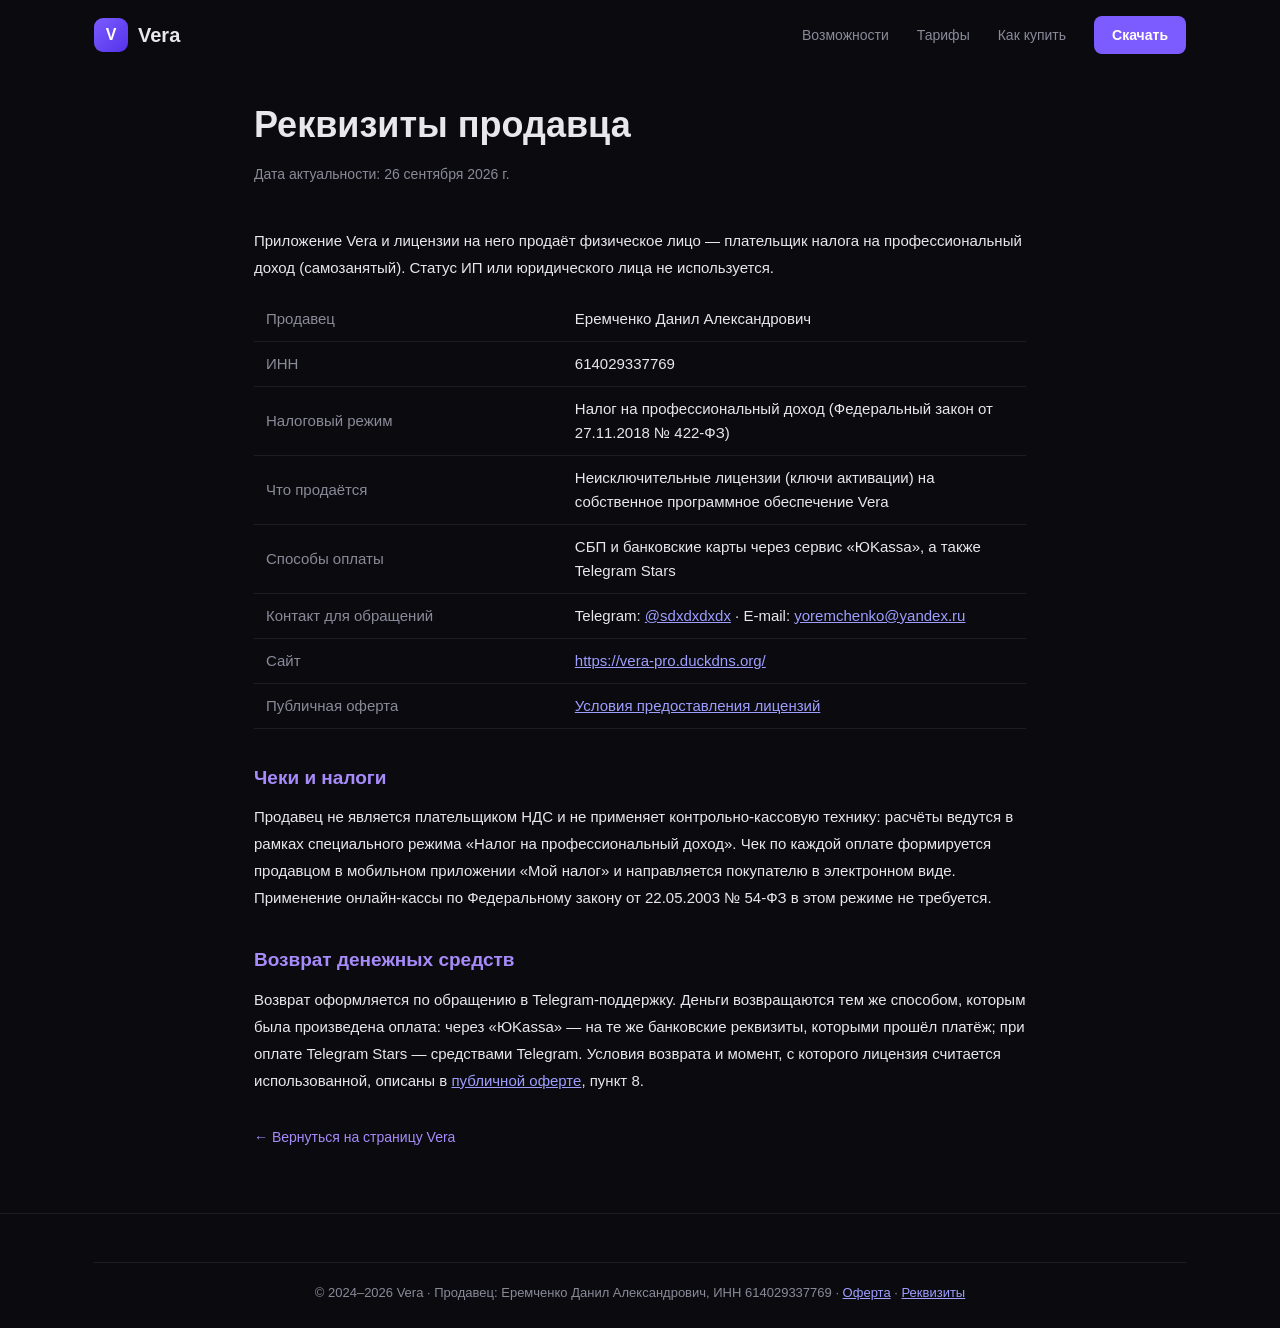
<file: requisites.html>
<!DOCTYPE html>
<html lang="ru">
<head>
<meta charset="UTF-8">
<meta name="viewport" content="width=device-width, initial-scale=1.0">
<title>Реквизиты продавца — Vera</title>
<meta name="description" content="Реквизиты продавца приложения Vera: ИНН, статус плательщика НПД, контакты для обращений и возвратов.">
<link rel="stylesheet" href="styles.css">
<link rel="icon" href="../assets/vera_icon/vera.ico" type="image/x-icon">
</head>
<body>

<nav class="navbar" id="navbar">
  <div class="nav-inner">
    <a href="index.html" class="logo">
      <span class="logo-icon">V</span>
      <span class="logo-text">Vera</span>
    </a>
    <div class="nav-links" id="navLinks">
      <a href="index.html#features">Возможности</a>
      <a href="index.html#pricing">Тарифы</a>
      <a href="index.html#purchase">Как купить</a>
      <a href="index.html#download" class="nav-cta">Скачать</a>
    </div>
    <button class="burger" id="burger" aria-label="Меню">
      <span></span><span></span><span></span>
    </button>
  </div>
</nav>

<main class="legal">
  <h1>Реквизиты продавца</h1>
  <p class="updated">Дата актуальности: 26 сентября 2026 г.</p>

  <p>Приложение Vera и лицензии на него продаёт физическое лицо — плательщик налога на профессиональный доход (самозанятый). Статус ИП или юридического лица не используется.</p>

  <table class="requisites-table">
    <tr><th>Продавец</th><td>Еремченко Данил Александрович</td></tr>
    <tr><th>ИНН</th><td>614029337769</td></tr>
    <tr><th>Налоговый режим</th><td>Налог на профессиональный доход (Федеральный закон от 27.11.2018 № 422-ФЗ)</td></tr>
    <tr><th>Что продаётся</th><td>Неисключительные лицензии (ключи активации) на собственное программное обеспечение Vera</td></tr>
    <tr><th>Способы оплаты</th><td>СБП и банковские карты через сервис «ЮKassa», а также Telegram Stars</td></tr>
    <tr><th>Контакт для обращений</th><td>Telegram: <a href="https://t.me/sdxdxdxdx" target="_blank">@sdxdxdxdx</a> · E-mail: <a href="mailto:yoremchenko@yandex.ru">yoremchenko@yandex.ru</a></td></tr>
    <tr><th>Сайт</th><td><a href="https://vera-pro.duckdns.org/" target="_blank">https://vera-pro.duckdns.org/</a></td></tr>
    <tr><th>Публичная оферта</th><td><a href="offer.html">Условия предоставления лицензий</a></td></tr>
  </table>

  <h2>Чеки и налоги</h2>
  <p>Продавец не является плательщиком НДС и не применяет контрольно-кассовую технику: расчёты ведутся в рамках специального режима «Налог на профессиональный доход». Чек по каждой оплате формируется продавцом в мобильном приложении «Мой налог» и направляется покупателю в электронном виде. Применение онлайн-кассы по Федеральному закону от 22.05.2003 № 54-ФЗ в этом режиме не требуется.</p>

  <h2>Возврат денежных средств</h2>
  <p>Возврат оформляется по обращению в Telegram-поддержку. Деньги возвращаются тем же способом, которым была произведена оплата: через «ЮKassa» — на те же банковские реквизиты, которыми прошёл платёж; при оплате Telegram Stars — средствами Telegram. Условия возврата и момент, с которого лицензия считается использованной, описаны в <a href="offer.html">публичной оферте</a>, пункт 8.</p>

  <a class="back" href="index.html">← Вернуться на страницу Vera</a>
</main>

<footer class="footer">
  <div class="container">
    <div class="footer-bottom">
      <p>© 2024–2026 Vera · Продавец: Еремченко Данил Александрович, ИНН 614029337769 · <a href="offer.html">Оферта</a> · <a href="requisites.html">Реквизиты</a></p>
    </div>
  </div>
</footer>

<script src="script.js"></script>
</body>
</html>
</file>
<file: styles.css>
:root {
  --bg: #0a0a0f;
  --bg-card: rgba(255, 255, 255, 0.03);
  --border: rgba(255, 255, 255, 0.08);
  --text: #e8e8ec;
  --text-muted: #8a8a99;
  --accent: #7c5cff;
  --accent-light: #a78bfa;
  --accent-glow: rgba(124, 92, 255, 0.4);
  --blue: #3b82f6;
  --green: #10b981;
  --orange: #f59e0b;
  --cyan: #06b6d4;
  --pink: #ec4899;
  --radius: 16px;
  --radius-sm: 10px;
  color-scheme: dark;
}

* { box-sizing: border-box; margin: 0; padding: 0; }

html { scroll-behavior: smooth; }

body {
  font-family: "Segoe UI Variable", "Segoe UI", -apple-system, sans-serif;
  background: var(--bg);
  color: var(--text);
  line-height: 1.6;
  overflow-x: hidden;
}

.container { max-width: 1140px; margin: 0 auto; padding: 0 24px; }

/* ---- NAVBAR ---- */
.navbar {
  position: fixed; top: 0; left: 0; right: 0; z-index: 1000;
  padding: 16px 0;
  transition: background 0.3s, box-shadow 0.3s, padding 0.3s;
}
.navbar.scrolled {
  background: rgba(10, 10, 15, 0.85);
  backdrop-filter: blur(20px) saturate(1.4);
  -webkit-backdrop-filter: blur(20px) saturate(1.4);
  box-shadow: 0 1px 0 var(--border);
  padding: 10px 0;
}
.nav-inner {
  max-width: 1140px; margin: 0 auto; padding: 0 24px;
  display: flex; align-items: center; justify-content: space-between;
}
.logo { display: flex; align-items: center; gap: 10px; text-decoration: none; }
.logo-icon {
  width: 34px; height: 34px; border-radius: 9px;
  background: linear-gradient(135deg, var(--accent), #5333e8);
  display: flex; align-items: center; justify-content: center;
  font-weight: 800; font-size: 16px; color: #fff;
}
.logo-text { font-size: 20px; font-weight: 700; color: var(--text); }
.nav-links { display: flex; align-items: center; gap: 28px; }
.nav-links a { color: var(--text-muted); text-decoration: none; font-size: 14px; font-weight: 500; transition: color 0.2s; }
.nav-links a:hover { color: var(--text); }
.nav-cta {
  background: var(--accent) !important; color: #fff !important;
  padding: 8px 18px; border-radius: 8px; font-weight: 600 !important;
  transition: transform 0.2s, box-shadow 0.2s !important;
}
.nav-cta:hover { transform: translateY(-1px); box-shadow: 0 4px 20px var(--accent-glow); }
.burger { display: none; background: none; border: none; cursor: pointer; padding: 4px; }
.burger span { display: block; width: 22px; height: 2px; background: var(--text); margin: 5px 0; border-radius: 2px; transition: 0.3s; }

/* ---- HERO ---- */
.hero {
  position: relative; min-height: 100vh;
  display: flex; flex-direction: column; align-items: center; justify-content: center;
  padding: 120px 24px 60px; text-align: center; overflow: hidden;
}
.hero-bg { position: absolute; inset: 0; pointer-events: none; }
.orb {
  position: absolute; border-radius: 50%; filter: blur(100px); opacity: 0.5;
  animation: float 12s ease-in-out infinite;
}
.orb-1 { width: 500px; height: 500px; background: var(--accent); top: -15%; left: -10%; animation-delay: 0s; }
.orb-2 { width: 400px; height: 400px; background: #3b82f6; bottom: -10%; right: -5%; animation-delay: -4s; }
.orb-3 { width: 300px; height: 300px; background: #ec4899; top: 40%; right: 20%; animation-delay: -8s; opacity: 0.3; }
@keyframes float {
  0%, 100% { transform: translate(0, 0) scale(1); }
  33% { transform: translate(30px, -20px) scale(1.05); }
  66% { transform: translate(-20px, 15px) scale(0.95); }
}
.hero-content { position: relative; z-index: 2; max-width: 1000px; }
.hero-badge {
  display: inline-block; padding: 6px 16px; border-radius: 20px;
  background: rgba(124, 92, 255, 0.15); border: 1px solid rgba(124, 92, 255, 0.3);
  color: var(--accent-light); font-size: 13px; font-weight: 600; margin-bottom: 24px;
}
.hero-title { font-size: clamp(36px, 6vw, 64px); font-weight: 800; line-height: 1.15; margin-bottom: 20px; }
.gradient-text {
  background: linear-gradient(135deg, var(--accent-light), var(--cyan), var(--pink));
  -webkit-background-clip: text; -webkit-text-fill-color: transparent;
  background-clip: text;
}
.hero-sub { font-size: 18px; color: var(--text-muted); max-width: 620px; margin: 0 auto 32px; line-height: 1.7; }
.hero-actions { display: flex; gap: 14px; justify-content: center; flex-wrap: wrap; margin-bottom: 20px; }
.hero-meta { font-size: 13px; color: var(--text-muted); }

/* ---- BUTTONS ---- */
.btn {
  display: inline-flex; align-items: center; gap: 8px;
  padding: 14px 28px; border-radius: var(--radius-sm);
  font-size: 15px; font-weight: 600; text-decoration: none;
  transition: transform 0.2s, box-shadow 0.2s, background 0.2s;
  cursor: pointer; border: none;
}
.btn:hover { transform: translateY(-2px); }
.btn-primary { background: linear-gradient(135deg, var(--accent), #5333e8); color: #fff; }
.btn-primary:hover { box-shadow: 0 8px 30px var(--accent-glow); }
.btn-glow { box-shadow: 0 4px 20px var(--accent-glow); }
.btn-ghost { background: rgba(255,255,255,0.06); color: var(--text); border: 1px solid var(--border); }
.btn-ghost:hover { background: rgba(255,255,255,0.1); }
.btn-outline { background: transparent; color: var(--accent-light); border: 1px solid rgba(124,92,255,0.4); padding: 12px 24px; }
.btn-outline:hover { background: rgba(124,92,255,0.1); }

/* ---- WINDOW MOCKUP ---- */
.hero-visual { position: relative; z-index: 2; margin-top: 48px; width: 100%; max-width: 680px; }
.window-mockup {
  background: rgba(20, 20, 30, 0.8); border: 1px solid var(--border);
  border-radius: var(--radius); overflow: hidden;
  backdrop-filter: blur(10px); box-shadow: 0 40px 80px rgba(0,0,0,0.5);
}
.window-bar { display: flex; align-items: center; gap: 7px; padding: 12px 16px; background: rgba(255,255,255,0.03); border-bottom: 1px solid var(--border); }
.dot { width: 11px; height: 11px; border-radius: 50%; }
.dot.red { background: #ff5f57; }
.dot.yellow { background: #ffbd2e; }
.dot.green { background: #28c840; }
.window-title { margin-left: 12px; font-size: 12px; color: var(--text-muted); }
.window-body { display: flex; min-height: 260px; }
.mock-sidebar { width: 180px; padding: 16px 12px; border-right: 1px solid var(--border); display: flex; flex-direction: column; gap: 8px; }
.mock-nav { height: 32px; border-radius: 7px; background: rgba(255,255,255,0.04); }
.mock-nav.active { background: rgba(124,92,255,0.2); border: 1px solid rgba(124,92,255,0.3); }
.mock-content { flex: 1; padding: 24px; display: flex; flex-wrap: wrap; gap: 16px; align-content: flex-start; }
.mock-ring { width: 90px; height: 90px; border-radius: 50%; border: 6px solid rgba(124,92,255,0.3); border-top-color: var(--accent); animation: spin 3s linear infinite; }
@keyframes spin { to { transform: rotate(360deg); } }
.mock-cards { display: flex; gap: 10px; width: 100%; }
.mock-card { flex: 1; height: 60px; border-radius: 10px; background: rgba(255,255,255,0.04); border: 1px solid var(--border); }

/* ---- STATS ---- */
.stats { padding: 60px 0; border-top: 1px solid var(--border); border-bottom: 1px solid var(--border); }
.stats-grid { display: grid; grid-template-columns: repeat(4, 1fr); gap: 24px; text-align: center; }
.stat-item { padding: 20px; }
.stat-number { font-size: 48px; font-weight: 800; color: var(--accent-light); }
.stat-plus { font-size: 32px; font-weight: 700; color: var(--accent-light); }
.stat-label { display: block; margin-top: 6px; font-size: 14px; color: var(--text-muted); }

/* ---- SECTIONS ---- */
section { padding: 100px 0; }
.section-title { font-size: clamp(28px, 4vw, 40px); font-weight: 800; text-align: center; margin-bottom: 12px; }
.section-sub { text-align: center; color: var(--text-muted); font-size: 16px; margin-bottom: 48px; }

/* ---- GLASS ---- */
.glass {
  background: var(--bg-card);
  border: 1px solid var(--border);
  border-radius: var(--radius);
  backdrop-filter: blur(12px);
  -webkit-backdrop-filter: blur(12px);
  transition: transform 0.3s, box-shadow 0.3s, border-color 0.3s;
}
.glass:hover {
  transform: translateY(-4px);
  box-shadow: 0 20px 40px rgba(0,0,0,0.3);
  border-color: rgba(255,255,255,0.15);
}

/* ---- FEATURES ---- */
.features-grid { display: grid; grid-template-columns: repeat(auto-fit, minmax(320px, 1fr)); gap: 20px; }
.feature-card { padding: 28px; }
.feature-icon {
  width: 48px; height: 48px; border-radius: 12px;
  display: flex; align-items: center; justify-content: center; margin-bottom: 16px;
}
.feature-icon.purple { background: rgba(124,92,255,0.15); color: var(--accent-light); }
.feature-icon.blue { background: rgba(59,130,246,0.15); color: var(--blue); }
.feature-icon.green { background: rgba(16,185,129,0.15); color: var(--green); }
.feature-icon.orange { background: rgba(245,158,11,0.15); color: var(--orange); }
.feature-icon.cyan { background: rgba(6,182,212,0.15); color: var(--cyan); }
.feature-icon.pink { background: rgba(236,72,153,0.15); color: var(--pink); }
.feature-card h3 { font-size: 18px; font-weight: 700; margin-bottom: 8px; }
.feature-card p { font-size: 14px; color: var(--text-muted); line-height: 1.7; }

/* ---- STEPS ---- */
.steps-grid { display: flex; align-items: center; justify-content: center; gap: 16px; flex-wrap: wrap; }
.step-card { text-align: center; padding: 32px 24px; max-width: 260px; }
.step-num {
  width: 48px; height: 48px; border-radius: 50%; margin: 0 auto 16px;
  background: linear-gradient(135deg, var(--accent), #5333e8);
  display: flex; align-items: center; justify-content: center;
  font-size: 20px; font-weight: 800; color: #fff;
}
.step-card h3 { font-size: 17px; font-weight: 700; margin-bottom: 8px; }
.step-card p { font-size: 14px; color: var(--text-muted); }
.step-arrow { color: var(--text-muted); opacity: 0.4; }

/* ---- PRICING ---- */
.pricing-grid { display: grid; grid-template-columns: repeat(auto-fit, minmax(230px, 1fr)); gap: 20px; align-items: start; }
.price-card.free .price-value { color: var(--accent-light); }
.price-note { text-align: center; color: var(--text-muted); font-size: 15px; margin-top: 28px; }
.price-note a, .faq-answer a { color: var(--accent-light); }
.hero-sub q { quotes: "«" "»"; color: #fff; }
.price-card { padding: 32px; text-align: center; position: relative; }
.price-card.popular { border-color: rgba(124,92,255,0.4); box-shadow: 0 0 40px rgba(124,92,255,0.1); }
.popular-badge {
  position: absolute; top: -12px; left: 50%; transform: translateX(-50%);
  background: linear-gradient(135deg, var(--accent), #5333e8);
  color: #fff; font-size: 12px; font-weight: 700; padding: 4px 16px; border-radius: 12px;
}
.price-header h3 { font-size: 20px; font-weight: 700; margin-bottom: 4px; }
.price-period { font-size: 13px; color: var(--text-muted); }
.price-value { font-size: 42px; font-weight: 800; margin: 20px 0; color: #ffd75e; }
.price-value .star { font-size: 28px; }
.price-value .price-alt { display: block; margin-top: 6px; font-size: 15px; font-weight: 500; color: var(--text-muted); }
.price-features { list-style: none; text-align: left; margin-bottom: 24px; }
.price-features li { padding: 8px 0; font-size: 14px; color: var(--text-muted); border-bottom: 1px solid var(--border); }
.price-features li::before { content: "✓ "; color: var(--green); font-weight: 700; }

/* ---- FAQ ---- */
.faq-list { max-width: 700px; margin: 0 auto; }
.faq-item { border: 1px solid var(--border); border-radius: var(--radius-sm); margin-bottom: 10px; overflow: hidden; }
.faq-question {
  width: 100%; padding: 18px 20px; background: none; border: none;
  color: var(--text); font-size: 15px; font-weight: 600; text-align: left;
  cursor: pointer; display: flex; justify-content: space-between; align-items: center;
  transition: background 0.2s;
}
.faq-question:hover { background: rgba(255,255,255,0.03); }
.faq-chevron { transition: transform 0.3s; flex-shrink: 0; margin-left: 12px; }
.faq-item.open .faq-chevron { transform: rotate(180deg); }
.faq-answer { max-height: 0; overflow: hidden; transition: max-height 0.4s ease, padding 0.3s; }
.faq-item.open .faq-answer { max-height: 300px; }
.faq-answer p { padding: 0 20px 18px; font-size: 14px; color: var(--text-muted); line-height: 1.7; }

/* ---- CTA ---- */
.cta-section { padding: 80px 0; }
.cta-card { padding: 60px 40px; text-align: center; }
.cta-card h2 { font-size: 32px; font-weight: 800; margin-bottom: 12px; }
.cta-card p { color: var(--text-muted); margin-bottom: 28px; font-size: 16px; }

/* ---- FOOTER ---- */
.footer { border-top: 1px solid var(--border); padding: 48px 0 24px; }

/* ---- Юридические страницы (оферта, реквизиты) ---- */
.legal { max-width: 820px; margin: 0 auto; padding: 96px 24px 64px; }
.legal h1 { font-size: clamp(26px, 4vw, 36px); font-weight: 800; margin-bottom: 8px; }
.legal .updated { color: var(--text-muted); font-size: 14px; margin-bottom: 40px; }
.legal h2 { font-size: 19px; font-weight: 700; margin: 34px 0 10px; color: var(--accent-light); }
.legal p, .legal li { font-size: 15px; line-height: 1.8; color: var(--text); }
.legal ul, .legal ol { padding-left: 22px; margin: 10px 0; }
.legal li { margin-bottom: 6px; }
.legal code { background: var(--bg-card); border: 1px solid var(--border); border-radius: 6px; padding: 1px 6px; font-size: 14px; }
.legal .requisites-table { width: 100%; border-collapse: collapse; margin: 16px 0; }
.legal .requisites-table th, .legal .requisites-table td { text-align: left; padding: 10px 12px; border-bottom: 1px solid var(--border); font-size: 15px; }
.legal .requisites-table th { color: var(--text-muted); font-weight: 500; width: 40%; }
.legal .back { display: inline-block; margin-top: 32px; color: var(--accent-light); text-decoration: none; font-size: 14px; }
.footer-grid { display: grid; grid-template-columns: 2fr 1fr 1fr; gap: 40px; margin-bottom: 32px; }
.footer-brand p { color: var(--text-muted); font-size: 14px; margin-top: 12px; }
.footer-links h4 { font-size: 14px; font-weight: 700; margin-bottom: 12px; color: var(--text); }
.footer-links a { display: block; color: var(--text-muted); text-decoration: none; font-size: 14px; padding: 4px 0; transition: color 0.2s; }
.footer-links a:hover { color: var(--accent-light); }
.footer-bottom { border-top: 1px solid var(--border); padding-top: 20px; text-align: center; }
.footer-bottom p { font-size: 13px; color: var(--text-muted); }

/* ---- REVEAL ANIMATION ---- */
.reveal { opacity: 0; transform: translateY(30px); transition: opacity 0.7s ease, transform 0.7s ease; }
.reveal.visible { opacity: 1; transform: translateY(0); }

/* ---- RESPONSIVE ---- */
@media (max-width: 900px) {
  .stats-grid { grid-template-columns: repeat(2, 1fr); }
  .footer-grid { grid-template-columns: 1fr; gap: 24px; }
  .steps-grid { flex-direction: column; }
  .step-arrow { transform: rotate(90deg); }
  .window-mockup .mock-sidebar { display: none; }
}
@media (max-width: 768px) {
  .nav-links { display: none; position: absolute; top: 100%; left: 0; right: 0;
    flex-direction: column; background: rgba(10,10,15,0.95); backdrop-filter: blur(20px);
    padding: 20px; gap: 16px; border-bottom: 1px solid var(--border); }
  .nav-links.open { display: flex; }
  .burger { display: block; }
  .features-grid { grid-template-columns: 1fr; }
  .pricing-grid { grid-template-columns: 1fr; max-width: 360px; margin: 0 auto; }
  .hero-title { font-size: 32px; }
  .hero-visual { margin-top: 32px; }
  section { padding: 60px 0; }
}
@media (max-width: 480px) {
  .stats-grid { grid-template-columns: 1fr 1fr; gap: 12px; }
  .stat-number { font-size: 36px; }
  .hero-actions { flex-direction: column; align-items: center; }
}
</file>
